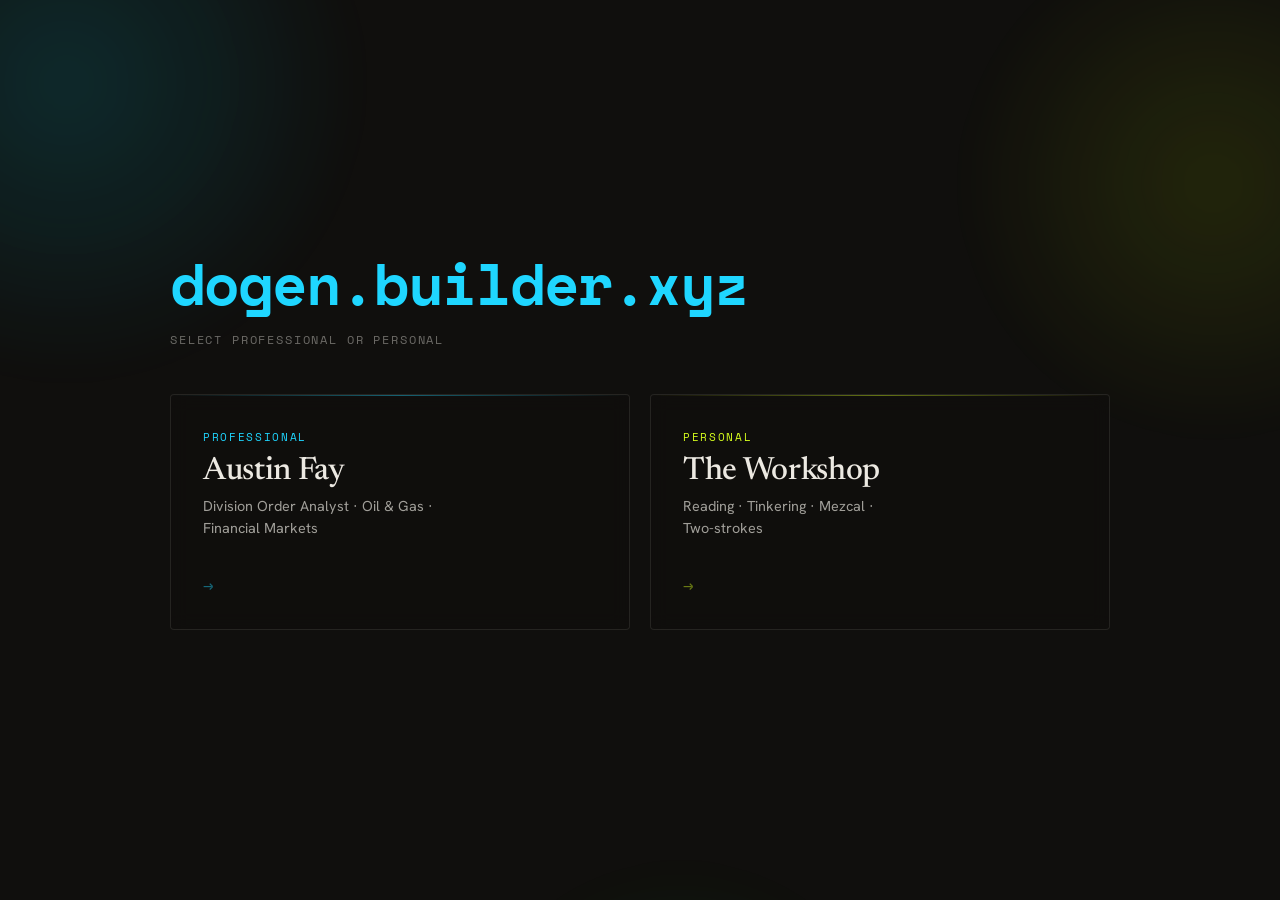
<file: static-pages/index.html>
<!DOCTYPE html>
<html lang="en">
<head>
  <meta charset="UTF-8">
  <meta name="viewport" content="width=device-width, initial-scale=1.0">
  <title>dogen.builder.xyz</title>
  <meta name="description" content="Austin Fay — professional work in oil and gas, and The Workshop, a personal digital garden.">
  <link rel="preconnect" href="https://fonts.googleapis.com">
  <link rel="preconnect" href="https://fonts.gstatic.com" crossorigin>
  <link rel="stylesheet" href="landing.css">
</head>
<body>
  <main>
    <div class="container">
      <h1 class="site-title">dogen.builder.xyz</h1>
      <p class="tagline">Select Professional or Personal</p>

      <div class="split">
        <a href="pro/" class="panel panel--pro">
          <span class="panel__label">Professional</span>
          <span class="panel__title">Austin Fay</span>
          <span class="panel__desc">Division Order Analyst · Oil &amp; Gas · Financial Markets</span>
          <span class="panel__arrow" aria-hidden="true">→</span>
        </a>

        <a href="garden.html" class="panel panel--personal">
          <span class="panel__label">Personal</span>
          <span class="panel__title">The Workshop</span>
          <span class="panel__desc">Reading · Tinkering · Mezcal · Two-strokes</span>
          <span class="panel__arrow" aria-hidden="true">→</span>
        </a>
      </div>
    </div>
  </main>

  <script>
    // Progressive enhancement: the panel glow follows the pointer.
    // Without JS the glow still renders from its default corner on hover.
    if (!window.matchMedia('(prefers-reduced-motion: reduce)').matches) {
      for (const panel of document.querySelectorAll('.panel')) {
        panel.addEventListener('pointermove', (e) => {
          const r = panel.getBoundingClientRect();
          panel.style.setProperty('--mx', `${((e.clientX - r.left) / r.width) * 100}%`);
          panel.style.setProperty('--my', `${((e.clientY - r.top) / r.height) * 100}%`);
        });
        panel.addEventListener('pointerleave', () => {
          panel.style.removeProperty('--mx');
          panel.style.removeProperty('--my');
        });
      }
    }
  </script>
</body>
</html>
</file>
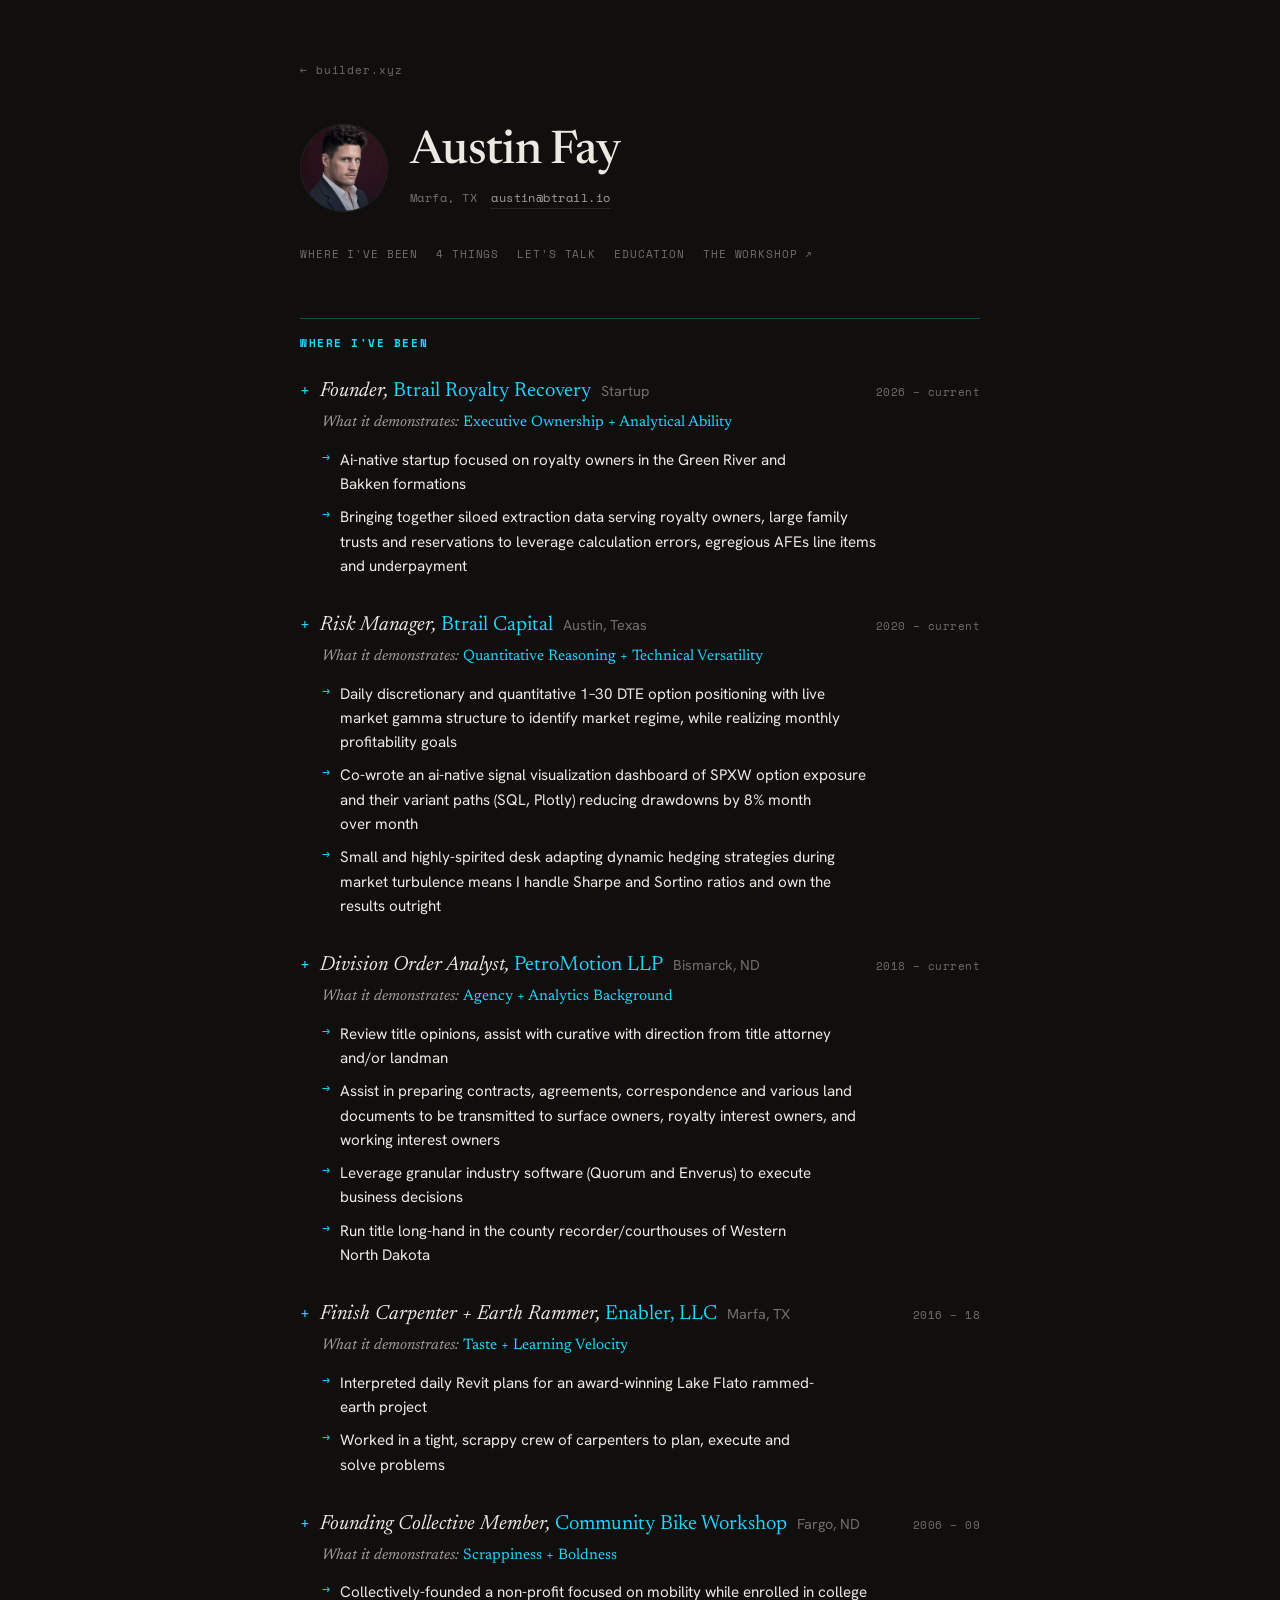
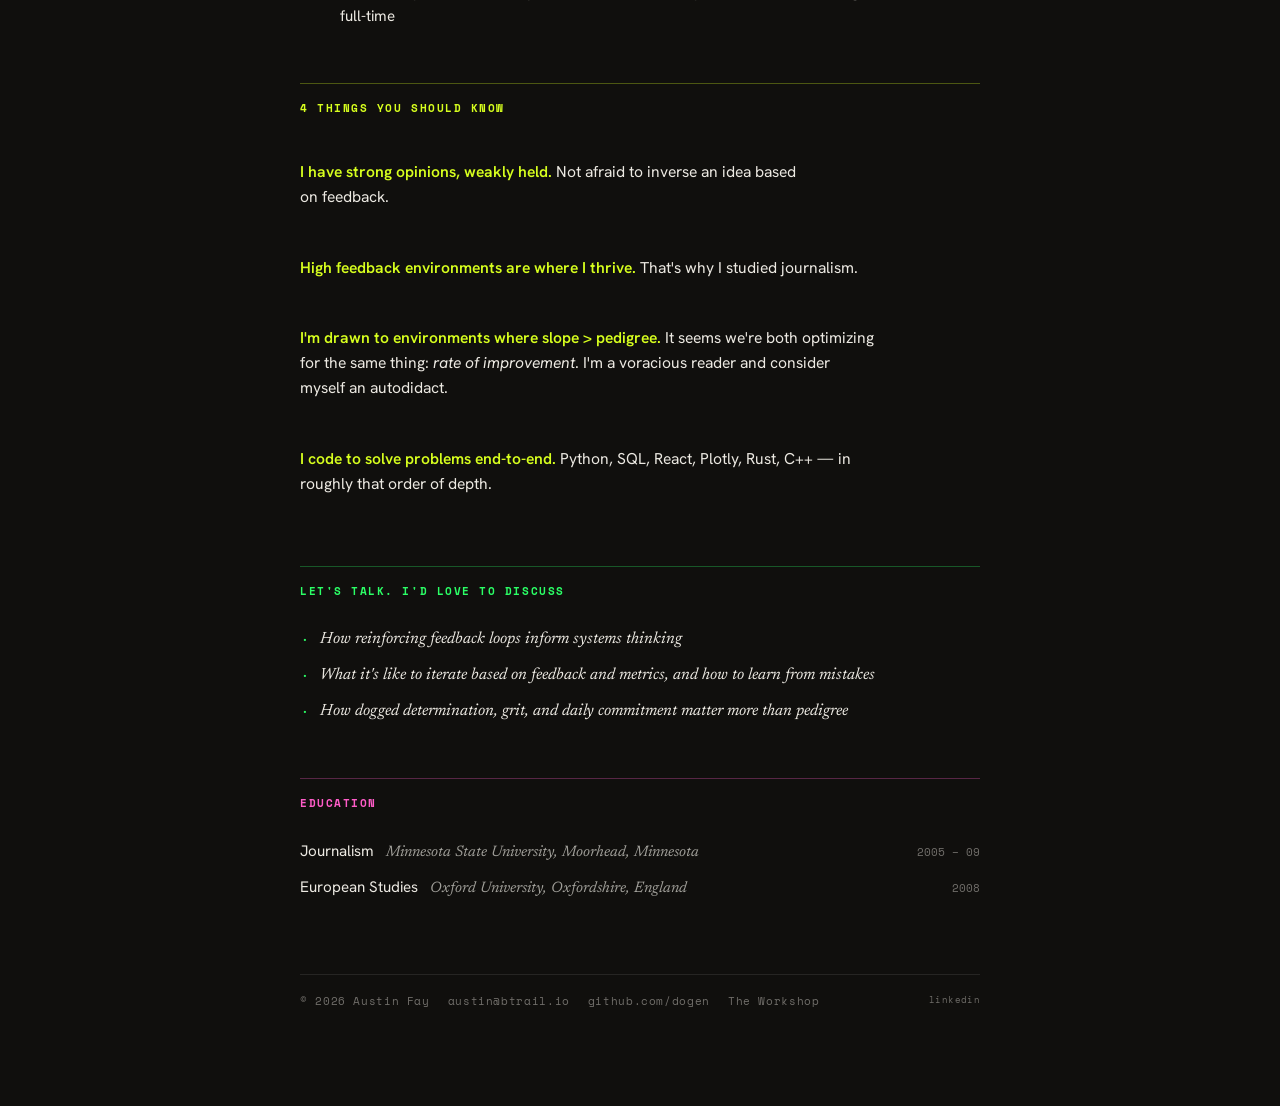
<file: static-pages/pro/index.html>
<!DOCTYPE html>
<html lang="en">
<head>
  <meta charset="UTF-8">
  <meta name="viewport" content="width=device-width, initial-scale=1.0">
  <title>Austin Fay — Division Order Analyst</title>
  <meta name="description" content="Austin Fay — Division Order Analyst. Oil and gas title, division orders, and revenue. Marfa, TX.">
  <link rel="preconnect" href="https://fonts.googleapis.com">
  <link rel="preconnect" href="https://fonts.gstatic.com" crossorigin>
  <link rel="stylesheet" href="style.css">
</head>
<body>
  <main class="container">
    <a href="../" class="back">← builder.xyz</a>

    <header class="header">
      <div class="header__row">
        <img src="portrait.jpg" alt="Austin Fay" class="header__portrait">
        <div class="header__text">
          <h1 class="header__name">Austin Fay</h1>
          <p class="header__meta">
            <span>Marfa, TX</span>
            <a href="mailto:austin@btrail.io">austin@btrail.io</a>
          </p>
        </div>
      </div>
      <nav class="nav">
        <a href="#work">Where I've been</a>
        <a href="#know">4 things</a>
        <a href="#talk">Let's talk</a>
        <a href="#edu">Education</a>
        <a href="../garden.html">The Workshop ↗</a>
      </nav>
    </header>

    <section class="section s-work" id="work">
      <h2 class="section__title">Where I've been</h2>

      <div class="roles">

        <article class="role">
          <div class="role__head">
            <span class="role__mark">+</span>
            <h3 class="role__title">Founder, <span class="role__org"><a href="https://btrail.io">Btrail Royalty Recovery</a></span></h3>
            <span class="role__where">Startup</span>
            <span class="role__dates">2026 – current</span>
          </div>
          <p class="role__demo">What it demonstrates: <b>Executive Ownership + Analytical Ability</b></p>
          <ul class="role__points">
            <li>Ai-native startup focused on royalty owners in the Green River and Bakken formations</li>
            <li>Bringing together siloed extraction data serving royalty owners, large family trusts and reservations to leverage calculation errors, egregious AFEs line items and underpayment</li>
          </ul>
        </article>

        <article class="role">
          <div class="role__head">
            <span class="role__mark">+</span>
            <h3 class="role__title">Risk Manager, <span class="role__org">Btrail Capital</span></h3>
            <span class="role__where">Austin, Texas</span>
            <span class="role__dates">2020 – current</span>
          </div>
          <p class="role__demo">What it demonstrates: <b>Quantitative Reasoning + Technical Versatility</b></p>
          <ul class="role__points">
            <li>Daily discretionary and quantitative 1–30 DTE option positioning with live market gamma structure to identify market regime, while realizing monthly profitability goals</li>
            <li>Co-wrote an ai-native signal visualization dashboard of SPXW option exposure and their variant paths (SQL, Plotly) reducing drawdowns by 8% month over month</li>
            <li>Small and highly-spirited desk adapting dynamic hedging strategies during market turbulence means I handle Sharpe and Sortino ratios and own the results outright</li>
          </ul>
        </article>

        <article class="role">
          <div class="role__head">
            <span class="role__mark">+</span>
            <h3 class="role__title">Division Order Analyst, <span class="role__org">PetroMotion LLP</span></h3>
            <span class="role__where">Bismarck, ND</span>
            <span class="role__dates">2018 – current</span>
          </div>
          <p class="role__demo">What it demonstrates: <b>Agency + Analytics Background</b></p>
          <ul class="role__points">
            <li>Review title opinions, assist with curative with direction from title attorney and/or landman</li>
            <li>Assist in preparing contracts, agreements, correspondence and various land documents to be transmitted to surface owners, royalty interest owners, and working interest owners</li>
            <li>Leverage granular industry software (Quorum and Enverus) to execute business decisions</li>
            <li>Run title long-hand in the county recorder/courthouses of Western North Dakota</li>
          </ul>
        </article>

        <article class="role">
          <div class="role__head">
            <span class="role__mark">+</span>
            <h3 class="role__title">Finish Carpenter + Earth Rammer, <span class="role__org">Enabler, LLC</span></h3>
            <span class="role__where">Marfa, TX</span>
            <span class="role__dates">2016 – 18</span>
          </div>
          <p class="role__demo">What it demonstrates: <b>Taste + Learning Velocity</b></p>
          <ul class="role__points">
            <li>Interpreted daily Revit plans for an award-winning Lake Flato rammed-earth project</li>
            <li>Worked in a tight, scrappy crew of carpenters to plan, execute and solve problems</li>
          </ul>
        </article>

        <article class="role">
          <div class="role__head">
            <span class="role__mark">+</span>
            <h3 class="role__title">Founding Collective Member, <span class="role__org">Community Bike Workshop</span></h3>
            <span class="role__where">Fargo, ND</span>
            <span class="role__dates">2006 – 09</span>
          </div>
          <p class="role__demo">What it demonstrates: <b>Scrappiness + Boldness</b></p>
          <ul class="role__points">
            <li>Collectively-founded a non-profit focused on mobility while enrolled in college full-time</li>
          </ul>
        </article>

      </div>
    </section>

    <section class="section s-know" id="know">
      <h2 class="section__title">4 things you should know</h2>
      <div class="stmts">
        <p class="stmt"><b>I have strong opinions, weakly held.</b> Not afraid to inverse an idea based on feedback.</p>
        <p class="stmt"><b>High feedback environments are where I thrive.</b> That's why I studied journalism.</p>
        <p class="stmt"><b>I'm drawn to environments where slope &gt; pedigree.</b> It seems we're both optimizing for the same thing: <em>rate of improvement</em>. I'm a voracious reader and consider myself an autodidact.</p>
        <p class="stmt"><b>I code to solve problems end-to-end.</b> Python, SQL, React, Plotly, Rust, C++ — in roughly that order of depth.</p>
      </div>
    </section>

    <section class="section s-talk" id="talk">
      <h2 class="section__title">Let's talk. I'd love to discuss</h2>
      <ul class="asks">
        <li>How reinforcing feedback loops inform systems thinking</li>
        <li>What it's like to iterate based on feedback and metrics, and how to learn from mistakes</li>
        <li>How dogged determination, grit, and daily commitment matter more than pedigree</li>
      </ul>
    </section>

    <section class="section s-edu" id="edu">
      <h2 class="section__title">Education</h2>
      <div class="edu">
        <div class="edu__row">
          <span class="edu__what">Journalism</span>
          <span class="edu__where">Minnesota State University, Moorhead, Minnesota</span>
          <span class="edu__when">2005 – 09</span>
        </div>
        <div class="edu__row">
          <span class="edu__what">European Studies</span>
          <span class="edu__where">Oxford University, Oxfordshire, England</span>
          <span class="edu__when">2008</span>
        </div>
      </div>
    </section>

    <footer class="footer">
      <span>© 2026 Austin Fay</span>
      <a href="mailto:austin@btrail.io">austin@btrail.io</a>
      <a href="https://github.com/dogen">github.com/dogen</a>
      <a href="../garden.html">The Workshop</a>
      <a href="https://www.linkedin.com/in/austin-fay-04752615b/" class="footer__linkedin">linkedin</a>
    </footer>
  </main>
</body>
</html>
</file>
<file: static-pages/landing.css>
@import url('https://fonts.googleapis.com/css2?family=Hanken+Grotesk:wght@400;500;600&family=Newsreader:ital,wght@0,400;0,500;1,400&family=Space+Mono:wght@400;700&display=swap');

/* ===========================================================
   builder.xyz — landing / the fork
   Same warm-neon-on-near-black world as /pro/.
   Two doors, each with its own neon. Pointer lights the room.
   =========================================================== */

:root {
  --bg:     #100f0d;
  --ink:    #ece9e2;
  --ink-2:  rgba(236, 233, 226, 0.66);
  --ink-3:  rgba(236, 233, 226, 0.42);
  --hair:   rgba(236, 233, 226, 0.10);

  --neon-c: #1fd6ff;   /* professional */
  --neon-y: #d7ff1e;   /* personal */
  --neon-g: #2bff66;   /* ambient */

  --serif: "Newsreader", Georgia, serif;
  --sans:  "Hanken Grotesk", system-ui, -apple-system, sans-serif;
  --mono:  "Space Mono", ui-monospace, monospace;

  --ease: cubic-bezier(0.16, 1, 0.3, 1);
}

* { margin: 0; padding: 0; box-sizing: border-box; }
html { -webkit-font-smoothing: antialiased; }
html, body { min-height: 100%; }

body {
  background: var(--bg);
  color: var(--ink);
  font-family: var(--sans);
  line-height: 1.6;
  position: relative;
  overflow-x: hidden;
}

/* ---------- ambient colour wash ---------- */
body::before {
  content: "";
  position: fixed;
  inset: -30vmax;
  z-index: 0;
  pointer-events: none;
  background:
    radial-gradient(38vmax 38vmax at 22% 28%, color-mix(in srgb, var(--neon-c) 16%, transparent), transparent 62%),
    radial-gradient(34vmax 34vmax at 78% 34%, color-mix(in srgb, var(--neon-y) 12%, transparent), transparent 60%),
    radial-gradient(30vmax 30vmax at 52% 88%, color-mix(in srgb, var(--neon-g) 10%, transparent), transparent 60%);
  filter: blur(28px) saturate(120%);
  opacity: 0.85;
}

@media (prefers-reduced-motion: no-preference) {
  body::before { animation: drift 26s var(--ease) infinite alternate; }
  @keyframes drift {
    from { transform: translate3d(-2%, -1%, 0) scale(1); }
    to   { transform: translate3d(2%, 2%, 0) scale(1.08); }
  }
}

main {
  position: relative;
  z-index: 1;
  min-height: 100vh;
  min-height: 100dvh;
  display: flex;
  align-items: center;
  justify-content: center;
  padding: 40px 24px 56px;
}

.container { width: 100%; max-width: 940px; }

/* ---------- wordmark ---------- */
.site-title {
  font-family: var(--mono);
  font-weight: 700;
  font-size: clamp(1.75rem, 6.2vw, 3.6rem);
  letter-spacing: -0.035em;
  line-height: 1.02;
  color: var(--neon-c);
  text-wrap: balance;
  overflow-wrap: break-word;
}

.tagline {
  font-family: var(--mono);
  font-size: 11.5px;
  letter-spacing: 0.16em;
  text-transform: uppercase;
  color: var(--ink-3);
  margin: 18px 0 44px;
}

/* ---------- the two doors ---------- */
.split {
  display: grid;
  grid-template-columns: 1fr 1fr;
  gap: 20px;
}

.panel {
  --glow: var(--neon-c);
  position: relative;
  isolation: isolate;
  display: flex;
  flex-direction: column;
  gap: 6px;
  padding: 34px 32px 60px;
  min-height: 236px;
  text-decoration: none;
  color: var(--ink);
  background: rgba(16, 15, 13, 0.58);
  border: 1px solid var(--hair);
  border-radius: 4px;
  backdrop-filter: blur(9px);
  overflow: hidden;
  transition:
    border-color 260ms var(--ease),
    transform 320ms var(--ease),
    box-shadow 320ms var(--ease);
}

.panel--pro      { --glow: var(--neon-c); }
.panel--personal { --glow: var(--neon-y); }

/* pointer-tracked light; falls back to a fixed warm corner without JS */
.panel::before {
  content: "";
  position: absolute;
  inset: 0;
  z-index: -1;
  background: radial-gradient(
    16rem 16rem at var(--mx, 78%) var(--my, 14%),
    color-mix(in srgb, var(--glow) 26%, transparent),
    transparent 68%
  );
  opacity: 0;
  transition: opacity 300ms var(--ease);
}

/* a hairline of the panel's own neon, top edge only */
.panel::after {
  content: "";
  position: absolute;
  top: 0; left: 0; right: 0;
  height: 1px;
  background: linear-gradient(90deg, transparent, var(--glow), transparent);
  opacity: 0.42;
  transition: opacity 300ms var(--ease);
}

.panel:hover,
.panel:focus-visible {
  border-color: color-mix(in srgb, var(--glow) 55%, transparent);
  transform: translateY(-3px);
  box-shadow: 0 18px 44px -12px rgba(0, 0, 0, 0.7);
  outline: none;
}
.panel:hover::before,
.panel:focus-visible::before { opacity: 1; }
.panel:hover::after,
.panel:focus-visible::after  { opacity: 1; }

.panel:focus-visible {
  border-color: var(--glow);
  box-shadow: 0 0 0 2px color-mix(in srgb, var(--glow) 45%, transparent),
              0 18px 44px -12px rgba(0, 0, 0, 0.7);
}

.panel__label {
  font-family: var(--mono);
  font-size: 10.5px;
  letter-spacing: 0.16em;
  text-transform: uppercase;
  color: var(--glow);
}

.panel__title {
  font-family: var(--serif);
  font-weight: 500;
  font-size: clamp(1.5rem, 3.4vw, 2rem);
  line-height: 1.16;
  letter-spacing: -0.01em;
  margin-top: 2px;
}

.panel__desc {
  font-size: 0.9rem;
  line-height: 1.5;
  color: var(--ink-2);
  text-wrap: pretty;
  max-width: 34ch;
}

.panel__arrow {
  position: absolute;
  left: 32px;
  bottom: 28px;
  font-family: var(--mono);
  font-size: 1.05rem;
  color: var(--glow);
  opacity: 0.45;
  transition: opacity 260ms var(--ease), transform 260ms var(--ease);
}
.panel:hover .panel__arrow,
.panel:focus-visible .panel__arrow {
  opacity: 1;
  transform: translateX(7px);
}

/* ---------- entrance: default state is visible ---------- */
@media (prefers-reduced-motion: no-preference) {
  .site-title, .tagline, .panel {
    animation: rise 640ms var(--ease) backwards;
  }
  .site-title { animation-delay: 60ms; }
  .tagline    { animation-delay: 140ms; }
  .panel--pro      { animation-delay: 220ms; }
  .panel--personal { animation-delay: 300ms; }

  @keyframes rise {
    from { opacity: 0; transform: translateY(12px); filter: blur(4px); }
    to   { opacity: 1; transform: none; filter: none; }
  }
}

@media (prefers-reduced-motion: reduce) {
  .panel { transition: border-color 120ms linear; }
  .panel:hover, .panel:focus-visible { transform: none; }
  .panel:hover .panel__arrow, .panel:focus-visible .panel__arrow { transform: none; }
}

/* ---------- responsive ---------- */
@media (max-width: 660px) {
  .split { grid-template-columns: 1fr; gap: 14px; }
  .panel { min-height: 0; padding: 26px 24px 54px; }
  .panel__arrow { left: 24px; bottom: 22px; }
  .tagline { margin-bottom: 32px; }
}
</file>
<file: static-pages/pro/style.css>
@import url('https://fonts.googleapis.com/css2?family=Hanken+Grotesk:wght@400;500;600&family=Newsreader:ital,wght@0,400;0,500;1,400&family=Space+Mono:wght@400;700&display=swap');

/* ===========================================================
   Austin Fay — professional / resume
   Theme: warm neon on near-black, extended from pro/about.html
   Each section owns a different neon; nothing else is tinted.
   =========================================================== */

:root {
  --bg:      #100f0d;
  --ink:     #ece9e2;
  --ink-2:   rgba(236, 233, 226, 0.66);
  --ink-3:   rgba(236, 233, 226, 0.44);
  --hair:    rgba(236, 233, 226, 0.10);

  --neon-c:  #1fd6ff;
  --neon-y:  #d7ff1e;
  --neon-g:  #2bff66;
  --neon-m:  #ff5cc8;

  --serif: "Newsreader", Georgia, "Times New Roman", serif;
  --sans:  "Hanken Grotesk", system-ui, -apple-system, sans-serif;
  --mono:  "Space Mono", ui-monospace, monospace;
}

* { box-sizing: border-box; }
html { -webkit-font-smoothing: antialiased; }

body {
  margin: 0;
  background: var(--bg);
  color: var(--ink);
  font-family: var(--sans);
  font-size: 16px;
  line-height: 1.62;
}

a { color: var(--neon-c); text-decoration: none; }
a:hover { color: var(--neon-y); }

.container {
  max-width: 760px;
  margin: 0 auto;
  padding: 56px 40px 96px;
}

/* ---------- top bar ---------- */
.back {
  display: inline-block;
  font-family: var(--mono);
  font-size: 11px;
  letter-spacing: 0.08em;
  color: var(--ink-3);
  margin-bottom: 44px;
  transition: color 0.15s;
}
.back:hover { color: var(--neon-y); }

/* ---------- header ---------- */
.header { margin-bottom: 14px; }

.header__row {
  display: flex;
  align-items: center;
  gap: 22px;
}

.header__portrait {
  width: 88px;
  height: 88px;
  object-fit: cover;
  border-radius: 50%;
  flex: 0 0 auto;
  border: 1px solid var(--hair);
}

.header__text { min-width: 0; }

.header__name {
  font-family: var(--serif);
  font-weight: 500;
  font-size: clamp(2.1rem, 6vw, 2.9rem);
  letter-spacing: -0.015em;
  line-height: 1.08;
  margin: 0;
  text-wrap: balance;
}

.header__meta {
  font-family: var(--mono);
  font-size: 11.5px;
  letter-spacing: 0.04em;
  color: var(--ink-3);
  margin: 12px 0 0;
  display: flex;
  flex-wrap: wrap;
  gap: 6px 14px;
}
.header__meta a { color: var(--ink-2); border-bottom: 1px solid var(--hair); }
.header__meta a:hover { color: var(--neon-y); border-bottom-color: var(--neon-y); }

.nav {
  display: flex;
  flex-wrap: wrap;
  gap: 18px;
  margin: 34px 0 8px;
  font-family: var(--mono);
  font-size: 11px;
  letter-spacing: 0.08em;
  text-transform: uppercase;
}
.nav a { color: var(--ink-3); }
.nav a:hover { color: var(--neon-y); }

/* ---------- sections: one neon each ---------- */
.section { margin-top: 54px; }

.section__title {
  font-family: var(--mono);
  font-size: 11px;
  font-weight: 700;
  letter-spacing: 0.14em;
  text-transform: uppercase;
  color: var(--neon);
  border-top: 1px solid color-mix(in srgb, var(--neon) 30%, transparent);
  padding-top: 16px;
  margin: 0 0 26px;
}

.s-work    { --neon: var(--neon-c); }
.s-know    { --neon: var(--neon-y); }
.s-talk    { --neon: var(--neon-g); }
.s-edu     { --neon: var(--neon-m); }

/* ---------- roles ---------- */
.roles { display: flex; flex-direction: column; gap: 34px; }

.role__head {
  display: flex;
  flex-wrap: wrap;
  align-items: baseline;
  gap: 4px 10px;
}

.role__mark {
  font-family: var(--mono);
  color: var(--neon);
  flex: 0 0 auto;
}

.role__title {
  font-family: var(--serif);
  font-style: italic;
  font-size: 1.28rem;
  line-height: 1.3;
  margin: 0;
  font-weight: 400;
}

.role__org { font-style: normal; color: var(--neon); }

.role__where {
  font-size: 0.9rem;
  color: var(--ink-3);
}

.role__dates {
  font-family: var(--mono);
  font-size: 11px;
  letter-spacing: 0.04em;
  color: var(--ink-3);
  margin-left: auto;
  white-space: nowrap;
}

.role__demo {
  font-family: var(--serif);
  font-style: italic;
  font-size: 0.95rem;
  color: var(--ink-2);
  margin: 6px 0 0 22px;
  text-wrap: pretty;
  max-width: 64ch;
}
.role__demo b { font-style: normal; font-weight: 400; color: var(--neon); }

.role__points {
  list-style: none;
  margin: 12px 0 0;
  padding: 0 0 0 22px;
  display: flex;
  flex-direction: column;
  gap: 9px;
  max-width: 64ch;
}
.role__points li {
  position: relative;
  padding-left: 18px;
  font-size: 0.95rem;
  line-height: 1.6;
  color: var(--ink);
  text-wrap: pretty;
  hyphens: auto;
  -webkit-hyphens: auto;
  overflow-wrap: break-word;
}
.role__points li::before {
  content: "→";
  position: absolute;
  left: 0;
  color: var(--neon);
  font-family: var(--mono);
  font-size: 0.8rem;
}

/* ---------- plain statement list (4 things) ---------- */
.stmts { display: flex; flex-direction: column; gap: 14px; max-width: 64ch; }
.stmt {
  font-size: 0.98rem;
  line-height: 1.6;
  text-wrap: pretty;
  hyphens: auto;
  -webkit-hyphens: auto;
}
.stmt b { color: var(--neon); font-weight: 600; }
.stmt em { color: var(--ink); font-style: italic; }

/* ---------- discussion prompts ---------- */
.asks {
  list-style: none;
  margin: 0;
  padding: 0;
  display: flex;
  flex-direction: column;
  gap: 12px;
  max-width: 64ch;
}
.asks li {
  position: relative;
  padding-left: 20px;
  font-family: var(--serif);
  font-style: italic;
  font-size: 1.02rem;
  line-height: 1.5;
  color: var(--ink);
  text-wrap: pretty;
  hyphens: auto;
  -webkit-hyphens: auto;
}
.asks li::before {
  content: "·";
  position: absolute;
  left: 0;
  font-family: var(--mono);
  font-style: normal;
  color: var(--neon);
}

/* ---------- education ---------- */
.edu { display: flex; flex-direction: column; gap: 10px; }
.edu__row {
  display: flex;
  flex-wrap: wrap;
  align-items: baseline;
  gap: 4px 12px;
  font-size: 0.95rem;
}
.edu__what { color: var(--ink); }
.edu__where { color: var(--ink-2); font-style: italic; font-family: var(--serif); }
.edu__when {
  font-family: var(--mono);
  font-size: 11px;
  color: var(--ink-3);
  margin-left: auto;
  white-space: nowrap;
}

/* ---------- footer ---------- */
.footer {
  margin-top: 72px;
  padding-top: 18px;
  border-top: 1px solid var(--hair);
  font-family: var(--mono);
  font-size: 10.5px;
  letter-spacing: 0.06em;
  color: var(--ink-3);
  display: flex;
  flex-wrap: wrap;
  gap: 8px 18px;
}
.footer a { color: var(--ink-3); }
.footer a:hover { color: var(--neon-y); }

/* deliberately de-emphasized — smaller, dimmer, pushed to the end */
.footer__linkedin {
  font-size: 9px;
  color: rgba(236, 233, 226, 0.28);
  margin-left: auto;
  letter-spacing: 0.04em;
}
.footer__linkedin:hover { color: var(--ink-3); }

/* ---------- one authored entrance; default state is visible ---------- */
@media (prefers-reduced-motion: no-preference) {
  .section, .header {
    animation: rise 620ms cubic-bezier(0.16, 1, 0.3, 1) backwards;
  }
  .header { animation-delay: 40ms; }
  .s-work  { animation-delay: 120ms; }
  .s-know  { animation-delay: 200ms; }
  .s-talk  { animation-delay: 280ms; }
  .s-edu   { animation-delay: 360ms; }

  @keyframes rise {
    from { opacity: 0; transform: translateY(10px); filter: blur(3px); }
    to   { opacity: 1; transform: none; filter: none; }
  }
}

/* ---------- responsive ---------- */
@media (max-width: 620px) {
  .container { padding: 40px 22px 72px; }
  .header__portrait { width: 64px; height: 64px; }
  .footer__linkedin { margin-left: 0; }
  .role__dates, .edu__when { margin-left: 0; width: 100%; }
  .role__demo, .role__points { margin-left: 0; padding-left: 0; }
  .role__points { padding-left: 0; }
  .role__points li { padding-left: 18px; }
}

@media print {
  body { background: #fff; color: #000; }
  .back, .nav, .footer { display: none; }
  .section__title, .role__org, .role__mark { color: #000; }
}
</file>
